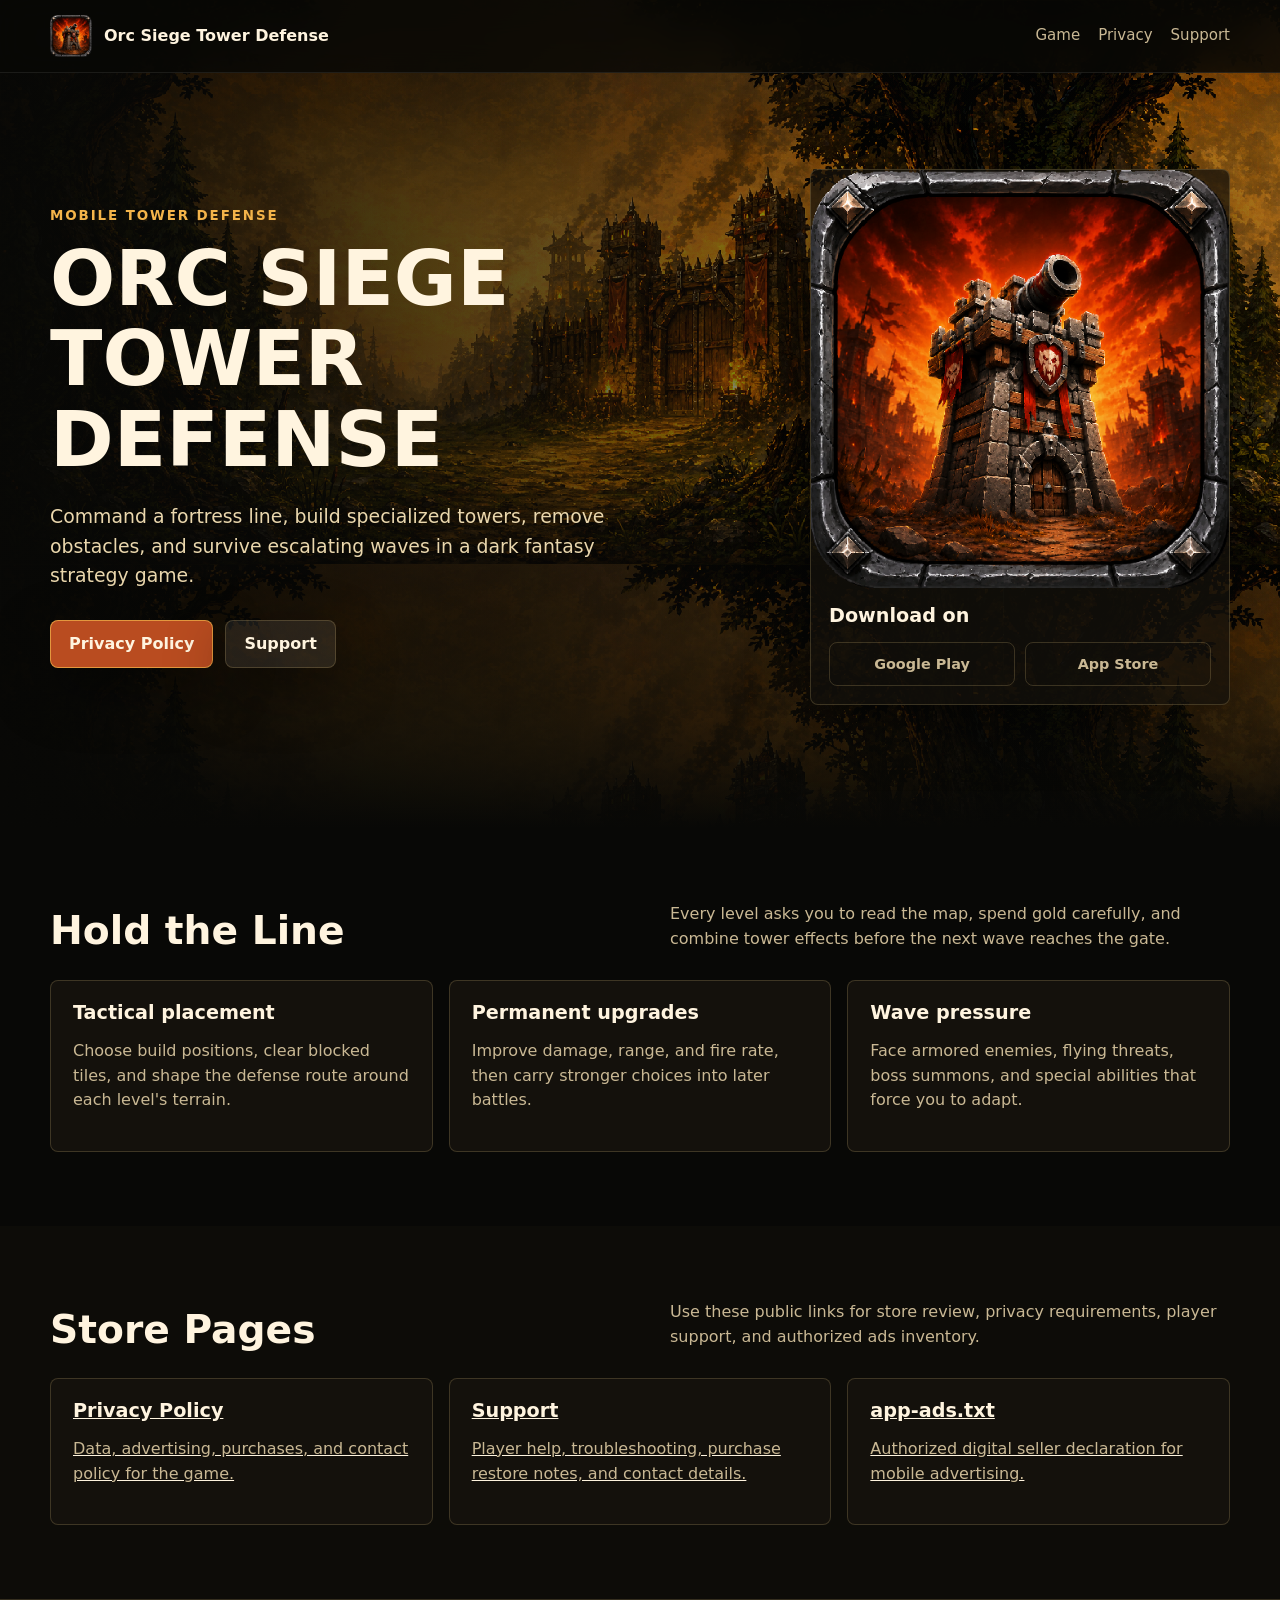
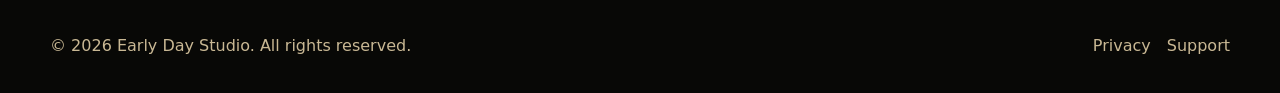
<file: index.html>
<!doctype html>
<html lang="en">
  <head>
    <meta charset="utf-8">
    <meta name="viewport" content="width=device-width, initial-scale=1">
    <title>Orc Siege Tower Defense | Early Day Studio</title>
    <meta name="description" content="Build defenses, clear tactical paths, and hold the fortress against waves of enemies in Orc Siege Tower Defense.">
    <link rel="icon" href="icon.png">
    <link rel="stylesheet" href="styles.css">
  </head>
  <body>
    <header class="site-header">
      <nav class="nav" aria-label="Main navigation">
        <a class="brand" href="index.html">
          <img src="icon.png" alt="Orc Siege Tower Defense icon">
          <span>Orc Siege Tower Defense</span>
        </a>
        <div class="nav-links">
          <a href="#game">Game</a>
          <a href="privacy.html">Privacy</a>
          <a href="support.html">Support</a>
        </div>
      </nav>
    </header>

    <main>
      <section class="hero" id="game">
        <div class="hero-inner">
          <div>
            <p class="eyebrow">Mobile tower defense</p>
            <h1>Orc Siege Tower Defense</h1>
            <p class="hero-copy">
              Command a fortress line, build specialized towers, remove obstacles, and survive escalating waves in a dark fantasy strategy game.
            </p>
            <div class="hero-actions">
              <a class="button primary" href="privacy.html">Privacy Policy</a>
              <a class="button" href="support.html">Support</a>
            </div>
          </div>

          <aside class="hero-card" aria-label="Store status">
            <img src="icon.png" alt="Fortress cannon tower game icon">
            <div class="hero-card-body">
              <h3>Download on</h3>
              <div class="store-status">
                <a class="store-pill" href="#" aria-label="Download on Google Play">Google Play</a>
                <a class="store-pill" href="#" aria-label="Download on the App Store">App Store</a>
              </div>
            </div>
          </aside>
        </div>
      </section>

      <section class="section">
        <div class="container">
          <div class="section-head">
            <h2>Hold the Line</h2>
            <p>Every level asks you to read the map, spend gold carefully, and combine tower effects before the next wave reaches the gate.</p>
          </div>
          <div class="feature-grid">
            <article class="feature">
              <h3>Tactical placement</h3>
              <p>Choose build positions, clear blocked tiles, and shape the defense route around each level's terrain.</p>
            </article>
            <article class="feature">
              <h3>Permanent upgrades</h3>
              <p>Improve damage, range, and fire rate, then carry stronger choices into later battles.</p>
            </article>
            <article class="feature">
              <h3>Wave pressure</h3>
              <p>Face armored enemies, flying threats, boss summons, and special abilities that force you to adapt.</p>
            </article>
          </div>
        </div>
      </section>

      <section class="section alt">
        <div class="container">
          <div class="section-head">
            <h2>Store Pages</h2>
            <p>Use these public links for store review, privacy requirements, player support, and authorized ads inventory.</p>
          </div>
          <div class="legal-grid">
            <a class="legal-card" href="privacy.html">
              <h3>Privacy Policy</h3>
              <p>Data, advertising, purchases, and contact policy for the game.</p>
            </a>
            <a class="legal-card" href="support.html">
              <h3>Support</h3>
              <p>Player help, troubleshooting, purchase restore notes, and contact details.</p>
            </a>
            <a class="legal-card" href="app-ads.txt">
              <h3>app-ads.txt</h3>
              <p>Authorized digital seller declaration for mobile advertising.</p>
            </a>
          </div>
        </div>
      </section>
    </main>

    <footer class="site-footer">
      <div class="container footer-inner">
        <span>&copy; 2026 Early Day Studio. All rights reserved.</span>
        <div class="footer-links">
          <a href="privacy.html">Privacy</a>
          <a href="support.html">Support</a>
        </div>
      </div>
    </footer>
  </body>
</html>
</file>
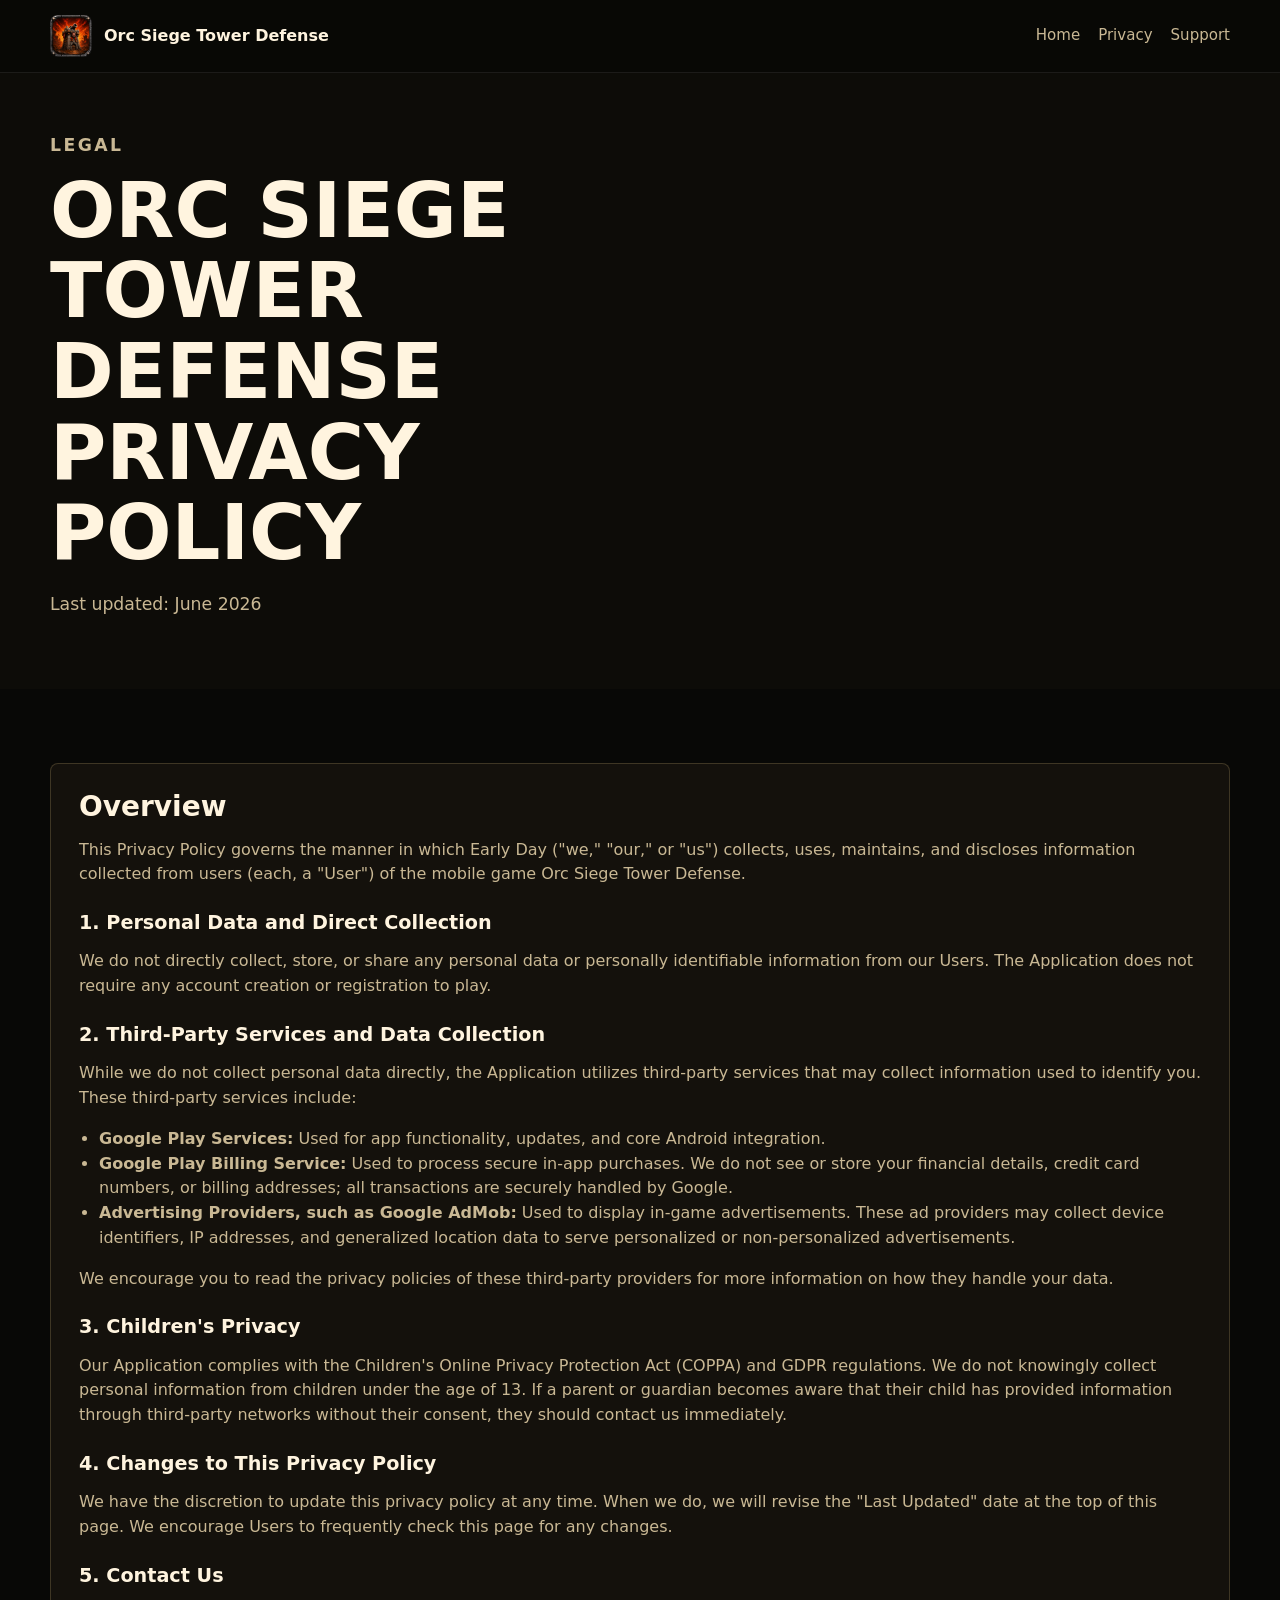
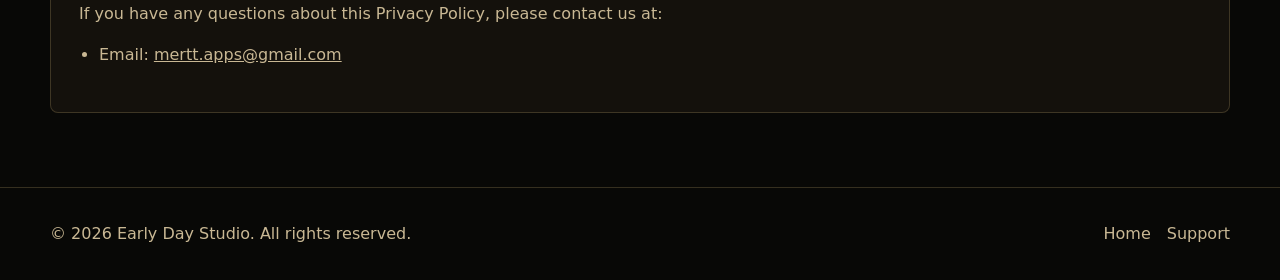
<file: privacy.html>
<!doctype html>
<html lang="en">
  <head>
    <meta charset="utf-8">
    <meta name="viewport" content="width=device-width, initial-scale=1">
    <title>Privacy Policy | Orc Siege Tower Defense</title>
    <meta name="description" content="Privacy Policy for Orc Siege Tower Defense by Early Day Studio.">
    <link rel="icon" href="icon.png">
    <link rel="stylesheet" href="styles.css">
  </head>
  <body>
    <header class="site-header">
      <nav class="nav" aria-label="Main navigation">
        <a class="brand" href="index.html">
          <img src="icon.png" alt="Orc Siege Tower Defense icon">
          <span>Orc Siege Tower Defense</span>
        </a>
        <div class="nav-links">
          <a href="index.html">Home</a>
          <a href="privacy.html">Privacy</a>
          <a href="support.html">Support</a>
        </div>
      </nav>
    </header>

    <main>
      <section class="page-hero">
        <div class="container">
          <p class="eyebrow">Legal</p>
          <h1>Orc Siege Tower Defense Privacy Policy</h1>
          <p>Last updated: June 2026</p>
        </div>
      </section>

      <section class="section">
        <div class="container">
          <article class="content-panel">
            <h2>Overview</h2>
            <p>
              This Privacy Policy governs the manner in which Early Day ("we," "our," or "us") collects, uses, maintains, and discloses information collected from users (each, a "User") of the mobile game Orc Siege Tower Defense.
            </p>

            <h3>1. Personal Data and Direct Collection</h3>
            <p>
              We do not directly collect, store, or share any personal data or personally identifiable information from our Users. The Application does not require any account creation or registration to play.
            </p>

            <h3>2. Third-Party Services and Data Collection</h3>
            <p>
              While we do not collect personal data directly, the Application utilizes third-party services that may collect information used to identify you. These third-party services include:
            </p>
            <ul>
              <li><strong>Google Play Services:</strong> Used for app functionality, updates, and core Android integration.</li>
              <li><strong>Google Play Billing Service:</strong> Used to process secure in-app purchases. We do not see or store your financial details, credit card numbers, or billing addresses; all transactions are securely handled by Google.</li>
              <li><strong>Advertising Providers, such as Google AdMob:</strong> Used to display in-game advertisements. These ad providers may collect device identifiers, IP addresses, and generalized location data to serve personalized or non-personalized advertisements.</li>
            </ul>
            <p>
              We encourage you to read the privacy policies of these third-party providers for more information on how they handle your data.
            </p>

            <h3>3. Children's Privacy</h3>
            <p>
              Our Application complies with the Children's Online Privacy Protection Act (COPPA) and GDPR regulations. We do not knowingly collect personal information from children under the age of 13. If a parent or guardian becomes aware that their child has provided information through third-party networks without their consent, they should contact us immediately.
            </p>

            <h3>4. Changes to This Privacy Policy</h3>
            <p>
              We have the discretion to update this privacy policy at any time. When we do, we will revise the "Last Updated" date at the top of this page. We encourage Users to frequently check this page for any changes.
            </p>

            <h3>5. Contact Us</h3>
            <p>
              If you have any questions about this Privacy Policy, please contact us at:
            </p>
            <ul>
              <li>Email: <a href="mailto:mertt.apps@gmail.com">mertt.apps@gmail.com</a></li>
            </ul>
          </article>
        </div>
      </section>
    </main>

    <footer class="site-footer">
      <div class="container footer-inner">
        <span>© 2026 Early Day Studio. All rights reserved.</span>
        <div class="footer-links">
          <a href="index.html">Home</a>
          <a href="support.html">Support</a>
        </div>
      </div>
    </footer>
  </body>
</html>
</file>
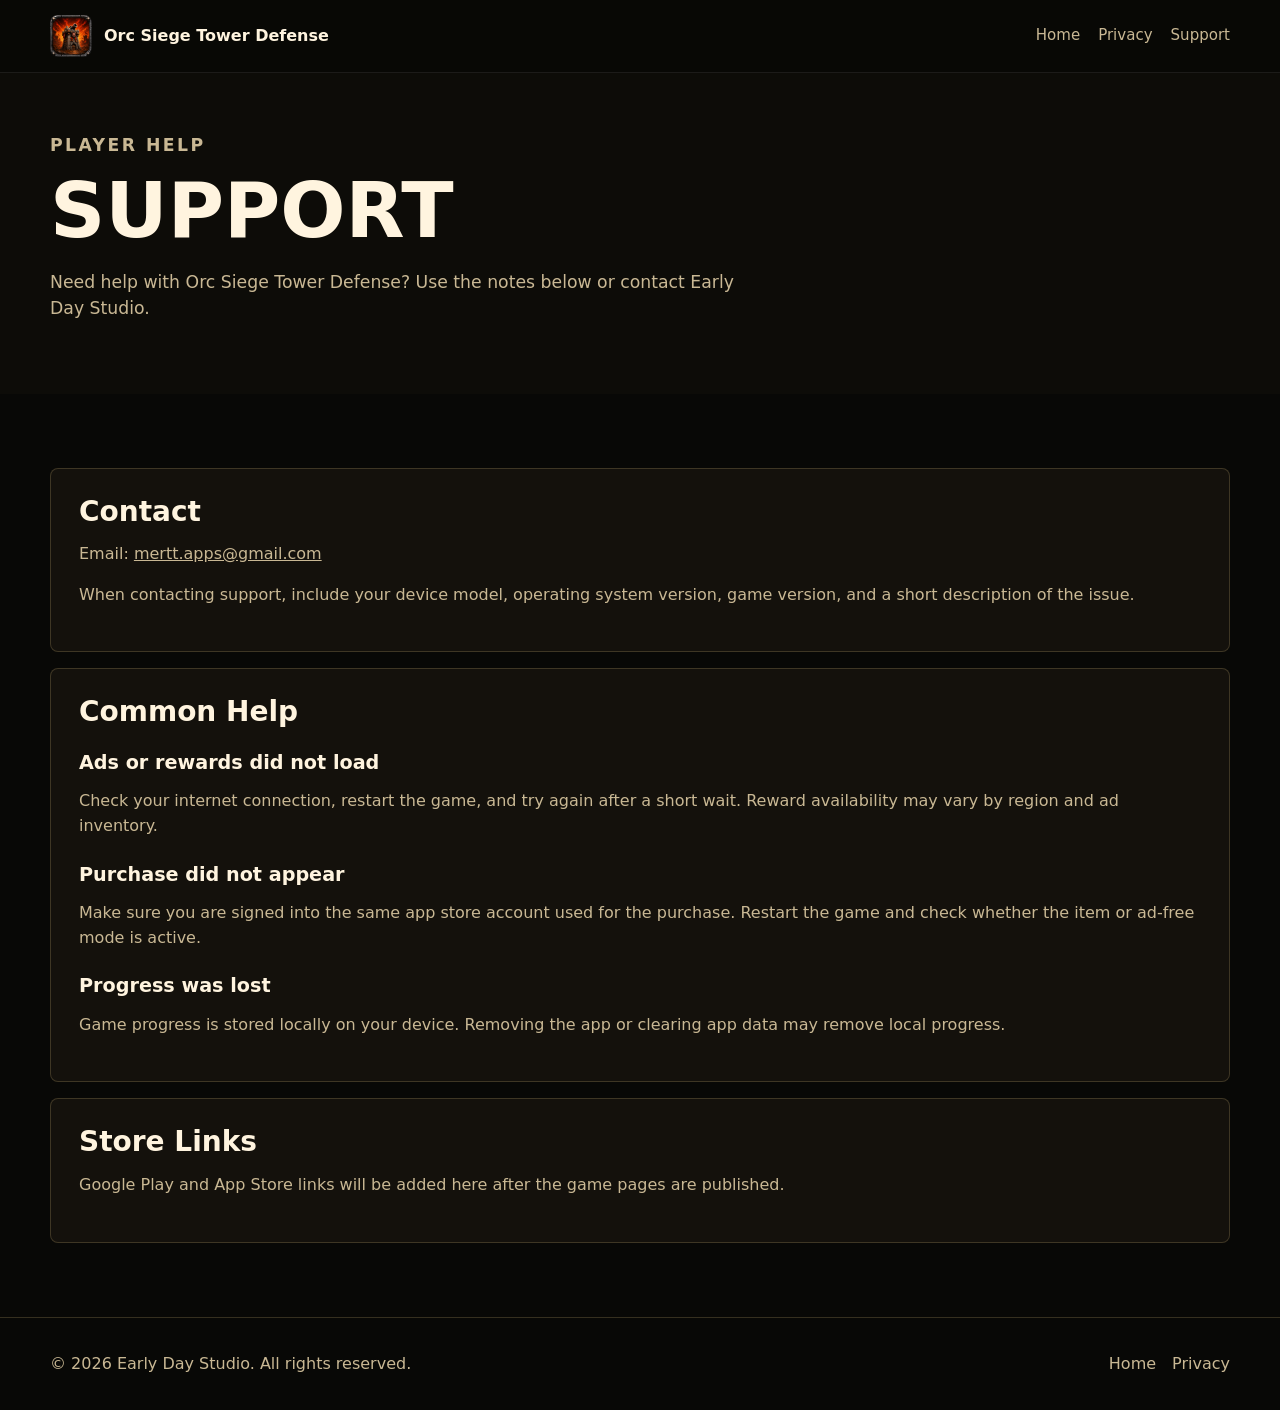
<file: support.html>
<!doctype html>
<html lang="en">
  <head>
    <meta charset="utf-8">
    <meta name="viewport" content="width=device-width, initial-scale=1">
    <title>Support | Orc Siege Tower Defense</title>
    <meta name="description" content="Support page for Orc Siege Tower Defense by Early Day Studio.">
    <link rel="icon" href="icon.png">
    <link rel="stylesheet" href="styles.css">
  </head>
  <body>
    <header class="site-header">
      <nav class="nav" aria-label="Main navigation">
        <a class="brand" href="index.html">
          <img src="icon.png" alt="Orc Siege Tower Defense icon">
          <span>Orc Siege Tower Defense</span>
        </a>
        <div class="nav-links">
          <a href="index.html">Home</a>
          <a href="privacy.html">Privacy</a>
          <a href="support.html">Support</a>
        </div>
      </nav>
    </header>

    <main>
      <section class="page-hero">
        <div class="container">
          <p class="eyebrow">Player help</p>
          <h1>Support</h1>
          <p>Need help with Orc Siege Tower Defense? Use the notes below or contact Early Day Studio.</p>
        </div>
      </section>

      <section class="section">
        <div class="container">
          <article class="content-panel">
            <h2>Contact</h2>
            <p>
              Email: <a href="mailto:mertt.apps@gmail.com">mertt.apps@gmail.com</a>
            </p>
            <p>
              When contacting support, include your device model, operating system version, game version, and a short description of the issue.
            </p>
          </article>

          <article class="content-panel">
            <h2>Common Help</h2>
            <h3>Ads or rewards did not load</h3>
            <p>
              Check your internet connection, restart the game, and try again after a short wait. Reward availability may vary by region and ad inventory.
            </p>

            <h3>Purchase did not appear</h3>
            <p>
              Make sure you are signed into the same app store account used for the purchase. Restart the game and check whether the item or ad-free mode is active.
            </p>

            <h3>Progress was lost</h3>
            <p>
              Game progress is stored locally on your device. Removing the app or clearing app data may remove local progress.
            </p>
          </article>

          <article class="content-panel">
            <h2>Store Links</h2>
            <p>
              Google Play and App Store links will be added here after the game pages are published.
            </p>
          </article>
        </div>
      </section>
    </main>

    <footer class="site-footer">
      <div class="container footer-inner">
        <span>© 2026 Early Day Studio. All rights reserved.</span>
        <div class="footer-links">
          <a href="index.html">Home</a>
          <a href="privacy.html">Privacy</a>
        </div>
      </div>
    </footer>
  </body>
</html>
</file>
<file: styles.css>
:root {
  color-scheme: dark;
  --bg: #080806;
  --panel: #14110c;
  --ink: #fff4df;
  --muted: #c9b894;
  --gold: #f4b44a;
  --line: rgba(255, 218, 143, 0.18);
  --shadow: 0 20px 60px rgba(0, 0, 0, 0.42);
}

* {
  box-sizing: border-box;
}

html {
  scroll-behavior: smooth;
}

body {
  margin: 0;
  background: var(--bg);
  color: var(--ink);
  font-family: Inter, ui-sans-serif, system-ui, -apple-system, BlinkMacSystemFont, "Segoe UI", sans-serif;
  line-height: 1.55;
}

img {
  display: block;
  max-width: 100%;
}

a {
  color: inherit;
}

.site-header {
  position: fixed;
  z-index: 20;
  top: 0;
  right: 0;
  left: 0;
  border-bottom: 1px solid rgba(255, 255, 255, 0.08);
  background: rgba(8, 8, 6, 0.82);
  backdrop-filter: blur(16px);
}

.nav {
  display: flex;
  align-items: center;
  justify-content: space-between;
  gap: 20px;
  width: min(1180px, calc(100% - 36px));
  min-height: 72px;
  margin: 0 auto;
}

.brand {
  display: inline-flex;
  align-items: center;
  gap: 12px;
  text-decoration: none;
  font-weight: 800;
}

.brand img {
  width: 42px;
  height: 42px;
  border-radius: 8px;
}

.nav-links {
  display: flex;
  align-items: center;
  gap: 18px;
  font-size: 0.94rem;
  color: var(--muted);
}

.nav-links a {
  text-decoration: none;
}

.nav-links a:hover {
  color: var(--ink);
}

.hero {
  display: grid;
  min-height: 92vh;
  padding: 118px 0 72px;
  overflow: hidden;
  background-image:
    linear-gradient(90deg, rgba(8, 8, 6, 0.96) 0%, rgba(8, 8, 6, 0.62) 42%, rgba(8, 8, 6, 0.28) 78%),
    linear-gradient(0deg, rgba(8, 8, 6, 1) 0%, rgba(8, 8, 6, 0.08) 42%),
    url("background.png");
}

.hero-inner {
  display: grid;
  grid-template-columns: minmax(0, 620px) minmax(280px, 420px);
  align-items: center;
  justify-content: space-between;
  gap: 52px;
  width: min(1180px, calc(100% - 36px));
  margin: 0 auto;
}

.eyebrow {
  margin: 0 0 12px;
  color: var(--gold);
  font-size: 0.84rem;
  font-weight: 800;
  letter-spacing: 0.14em;
  text-transform: uppercase;
}

h1,
h2,
h3 {
  margin: 0;
  line-height: 1.05;
  letter-spacing: 0;
}

h1 {
  max-width: 12ch;
  font-size: 4.8rem;
  text-transform: uppercase;
}

.hero-copy {
  max-width: 600px;
  margin: 22px 0 0;
  color: #ead7ad;
  font-size: 1.18rem;
}

.hero-actions {
  display: flex;
  flex-wrap: wrap;
  gap: 12px;
  margin-top: 30px;
}

.button {
  display: inline-flex;
  align-items: center;
  justify-content: center;
  min-height: 48px;
  padding: 0 18px;
  border: 1px solid var(--line);
  border-radius: 8px;
  color: var(--ink);
  background: rgba(255, 255, 255, 0.08);
  box-shadow: var(--shadow);
  font-weight: 800;
  text-decoration: none;
}

.button.primary {
  border-color: rgba(244, 180, 74, 0.72);
  background: #b94c20;
}

.hero-card {
  border: 1px solid var(--line);
  border-radius: 8px;
  background: rgba(20, 17, 12, 0.74);
  box-shadow: var(--shadow);
  overflow: hidden;
}

.hero-card img {
  width: 100%;
  aspect-ratio: 1;
  object-fit: cover;
}

.hero-card-body {
  padding: 18px;
}

.store-status {
  display: grid;
  grid-template-columns: 1fr 1fr;
  gap: 10px;
  margin-top: 16px;
}

.store-pill {
  display: flex;
  align-items: center;
  justify-content: center;
  min-height: 44px;
  padding: 10px;
  border: 1px solid var(--line);
  border-radius: 8px;
  color: var(--muted);
  text-align: center;
  font-size: 0.9rem;
  font-weight: 800;
  text-decoration: none;
}

.section {
  padding: 74px 0;
}

.section.alt,
.page-hero {
  background: #0d0c08;
}

.container {
  width: min(1180px, calc(100% - 36px));
  margin: 0 auto;
}

.section-head {
  display: flex;
  align-items: end;
  justify-content: space-between;
  gap: 30px;
  margin-bottom: 28px;
}

.section-head p {
  max-width: 560px;
  margin: 0;
  color: var(--muted);
}

h2 {
  font-size: 2.45rem;
}

h3 {
  font-size: 1.2rem;
}

.feature-grid,
.legal-grid {
  display: grid;
  gap: 16px;
}

.feature-grid,
.legal-grid {
  grid-template-columns: repeat(3, 1fr);
}

.feature,
.legal-card,
.content-panel {
  border: 1px solid var(--line);
  border-radius: 8px;
  background: var(--panel);
}

.feature,
.legal-card {
  padding: 22px;
}

.feature p,
.legal-card p,
.content-panel p,
.content-panel li {
  color: var(--muted);
}

.content-panel {
  padding: 28px;
}

.content-panel + .content-panel {
  margin-top: 16px;
}

.content-panel h2 {
  margin-bottom: 14px;
  font-size: 1.75rem;
}

.content-panel h3 {
  margin-top: 26px;
}

.content-panel ul {
  padding-left: 20px;
}

.page-hero {
  padding: 132px 0 54px;
}

.page-hero p {
  max-width: 720px;
  color: var(--muted);
  font-size: 1.08rem;
}

.site-footer {
  padding: 34px 0;
  border-top: 1px solid var(--line);
  color: var(--muted);
  background: #080806;
}

.footer-inner {
  display: flex;
  align-items: center;
  justify-content: space-between;
  gap: 24px;
}

.footer-links {
  display: flex;
  gap: 16px;
}

.footer-links a {
  text-decoration: none;
}

@media (max-width: 900px) {
  .nav {
    min-height: 64px;
  }

  .nav-links {
    gap: 12px;
    font-size: 0.86rem;
  }

  .hero {
    min-height: auto;
    padding-top: 104px;
  }

  .hero-inner {
    grid-template-columns: 1fr;
    gap: 34px;
  }

  h1 {
    font-size: 3.25rem;
  }

  .hero-card {
    max-width: 420px;
  }

  .feature-grid,
  .legal-grid {
    grid-template-columns: repeat(2, 1fr);
  }

  .section-head {
    display: block;
  }

  .section-head p {
    margin-top: 12px;
  }
}

@media (max-width: 620px) {
  .nav {
    align-items: flex-start;
    flex-direction: column;
    justify-content: center;
    padding: 12px 0;
  }

  .nav-links {
    flex-wrap: wrap;
  }

  h1 {
    font-size: 2.5rem;
  }

  h2 {
    font-size: 2rem;
  }

  .hero-copy {
    font-size: 1rem;
  }

  .feature-grid,
  .legal-grid,
  .store-status {
    grid-template-columns: 1fr;
  }

  .footer-inner {
    align-items: flex-start;
    flex-direction: column;
  }
}
</file>
